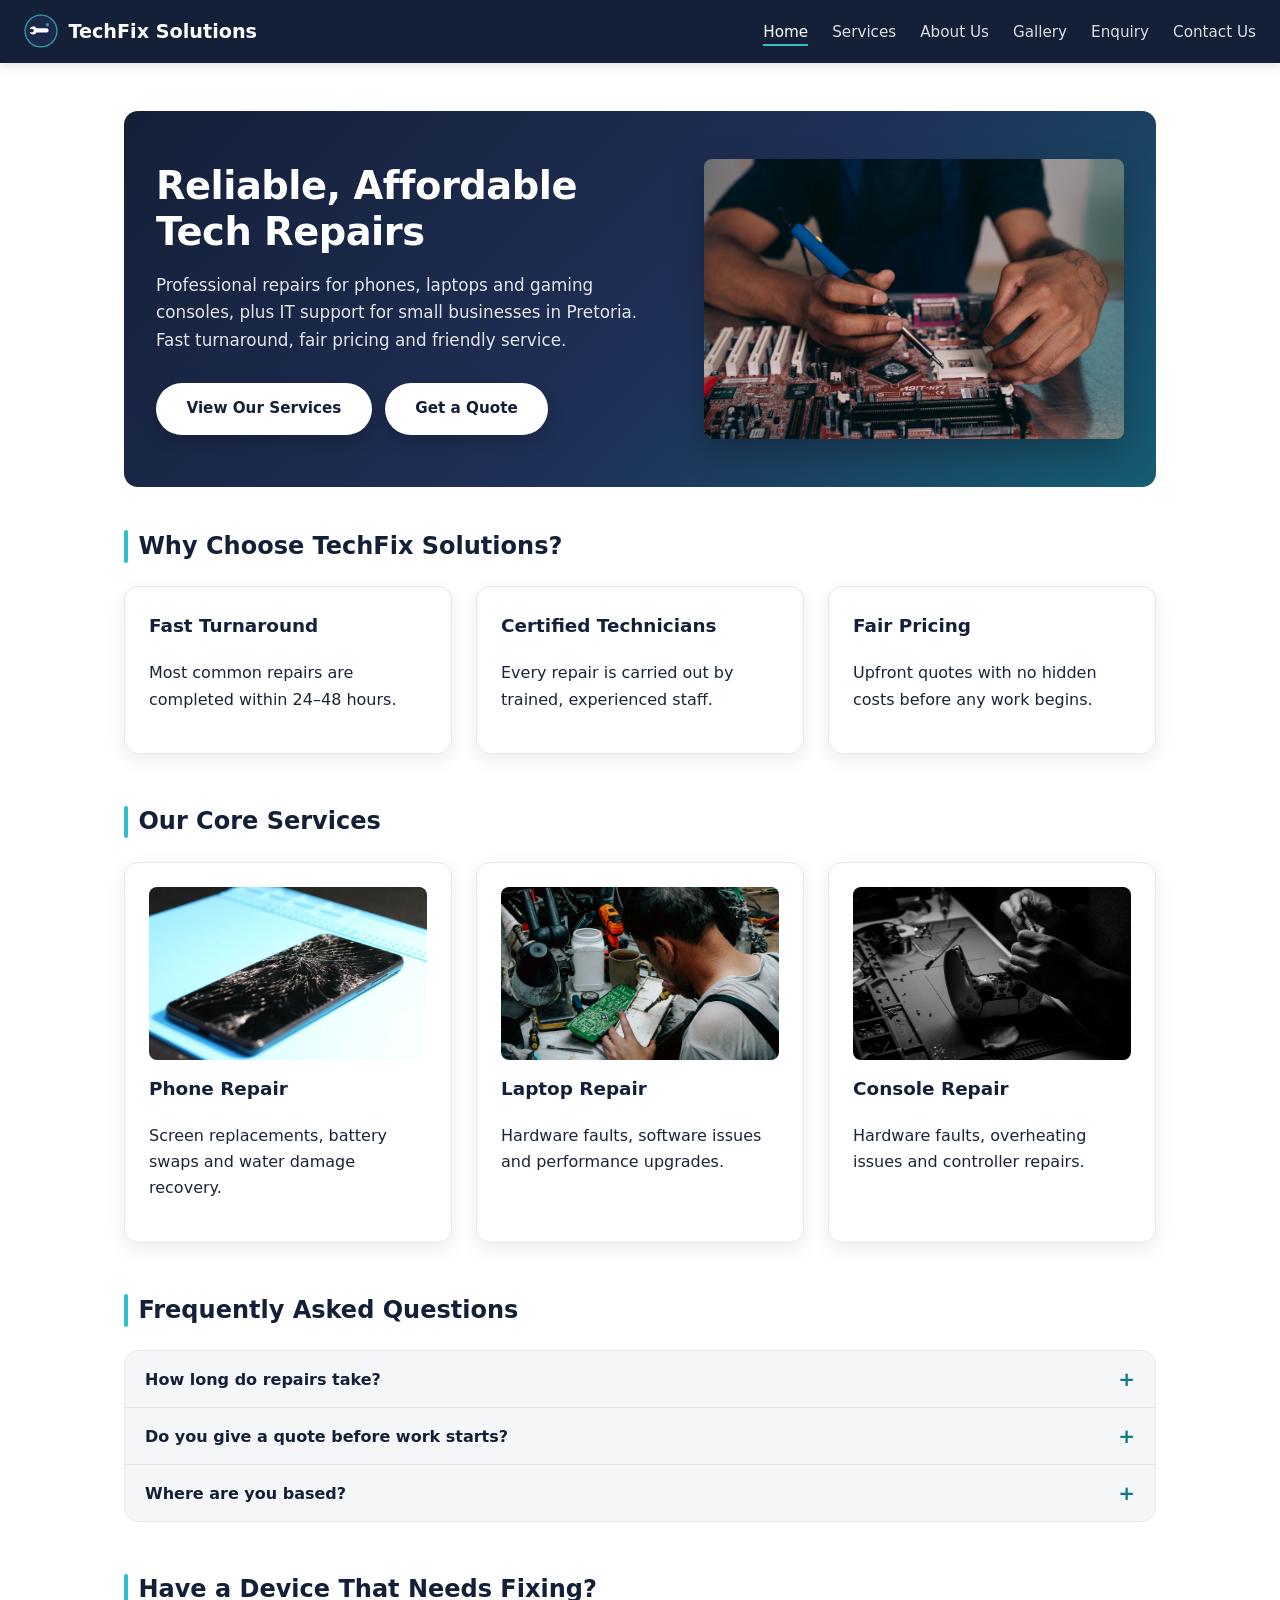
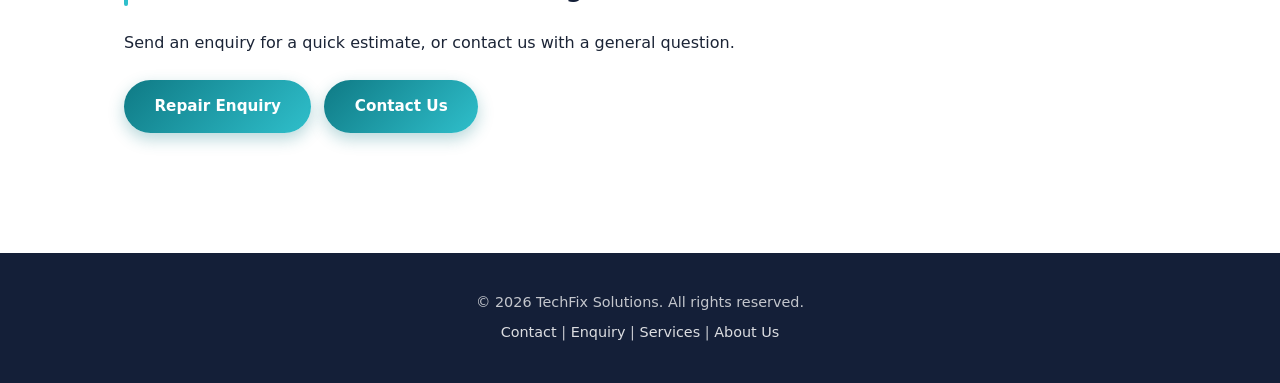
<file: index.html>
<!DOCTYPE html>
<html lang="en">
<head>
  <meta charset="UTF-8">
  <meta name="viewport" content="width=device-width, initial-scale=1.0">
  <title>TechFix Solutions | Reliable Phone, Laptop & Console Repairs in Pretoria</title>
  <meta name="description" content="TechFix Solutions offers affordable phone, laptop and gaming console repairs in Pretoria, plus IT support for small businesses. Fast turnaround and fair pricing.">
  <meta name="keywords" content="phone repair Pretoria, laptop repair, console repair, IT support, TechFix Solutions">
  <link rel="stylesheet" href="css/style.css">
</head>
<body>
  <header>
    <div class="logo">
      <img src="images/logo.svg" alt="TechFix Solutions logo" class="logo-img" width="34" height="34">
      <span>TechFix Solutions</span>
    </div>
    <nav aria-label="Main navigation">
      <ul>
        <li><a href="index.html">Home</a></li>
        <li><a href="services.html">Services</a></li>
        <li><a href="about.html">About Us</a></li>
        <li><a href="gallery.html">Gallery</a></li>
        <li><a href="enquiry.html">Enquiry</a></li>
        <li><a href="contact.html">Contact Us</a></li>
      </ul>
    </nav>
  </header>

  <main>
    <section class="hero">
      <div class="hero-content">
        <h1>Reliable, Affordable Tech Repairs</h1>
        <p>
          Professional repairs for phones, laptops and gaming consoles, plus IT support
          for small businesses in Pretoria. Fast turnaround, fair pricing and friendly service.
        </p>
        <a href="services.html" class="cta-button">View Our Services</a>
        <a href="enquiry.html" class="cta-button" style="margin-left:0.5rem;background:#fff;color:var(--navy);">Get a Quote</a>
      </div>
      <div class="hero-media">
        <img src="images/gallery-laptop-upgrade.jpg" alt="Technician repairing a laptop motherboard on a workbench" width="640" height="400">
      </div>
    </section>

    <section>
      <h2>Why Choose TechFix Solutions?</h2>
      <div class="card-group">
        <div class="card">
          <h3>Fast Turnaround</h3>
          <p>Most common repairs are completed within 24–48 hours.</p>
        </div>
        <div class="card">
          <h3>Certified Technicians</h3>
          <p>Every repair is carried out by trained, experienced staff.</p>
        </div>
        <div class="card">
          <h3>Fair Pricing</h3>
          <p>Upfront quotes with no hidden costs before any work begins.</p>
        </div>
      </div>
    </section>

    <section>
      <h2>Our Core Services</h2>
      <div class="card-group">
        <div class="card">
          <img src="images/phone-repair.jpg" alt="Smartphone with a cracked screen ready for repair" width="400" height="250">
          <h3>Phone Repair</h3>
          <p>Screen replacements, battery swaps and water damage recovery.</p>
        </div>
        <div class="card">
          <img src="images/laptop-repair.jpg" alt="Laptop opened for internal hardware repair" width="400" height="250">
          <h3>Laptop Repair</h3>
          <p>Hardware faults, software issues and performance upgrades.</p>
        </div>
        <div class="card">
          <img src="images/console-repair.jpg" alt="PlayStation controller being repaired on a workbench" width="400" height="250">
          <h3>Console Repair</h3>
          <p>Hardware faults, overheating issues and controller repairs.</p>
        </div>
      </div>
    </section>

    <section>
      <h2>Frequently Asked Questions</h2>
      <div class="accordion">
        <div class="accordion-item">
          <button type="button" class="accordion-btn" aria-expanded="false">How long do repairs take? <span class="icon">+</span></button>
          <div class="accordion-panel"><p>Most phone screens and batteries are ready within 24–48 hours. Laptops and consoles may take 2–3 working days depending on parts.</p></div>
        </div>
        <div class="accordion-item">
          <button type="button" class="accordion-btn" aria-expanded="false">Do you give a quote before work starts? <span class="icon">+</span></button>
          <div class="accordion-panel"><p>Yes. We diagnose the issue and provide a clear quote. Work only begins once you approve the cost.</p></div>
        </div>
        <div class="accordion-item">
          <button type="button" class="accordion-btn" aria-expanded="false">Where are you based? <span class="icon">+</span></button>
          <div class="accordion-panel"><p>We are based in Pretoria and serve students, households, gamers and small businesses in the local area.</p></div>
        </div>
      </div>
    </section>

    <section>
      <h2>Have a Device That Needs Fixing?</h2>
      <p>Send an enquiry for a quick estimate, or contact us with a general question.</p>
      <a href="enquiry.html" class="cta-button">Repair Enquiry</a>
      <a href="contact.html" class="cta-button" style="margin-left:0.5rem;">Contact Us</a>
    </section>
  </main>

  <footer>
    <p>&copy; 2026 TechFix Solutions. All rights reserved.</p>
    <p>
      <a href="contact.html">Contact</a> |
      <a href="enquiry.html">Enquiry</a> |
      <a href="services.html">Services</a> |
      <a href="about.html">About Us</a>
    </p>
  </footer>
  <script src="js/main.js"></script>
</body>
</html>
</file>
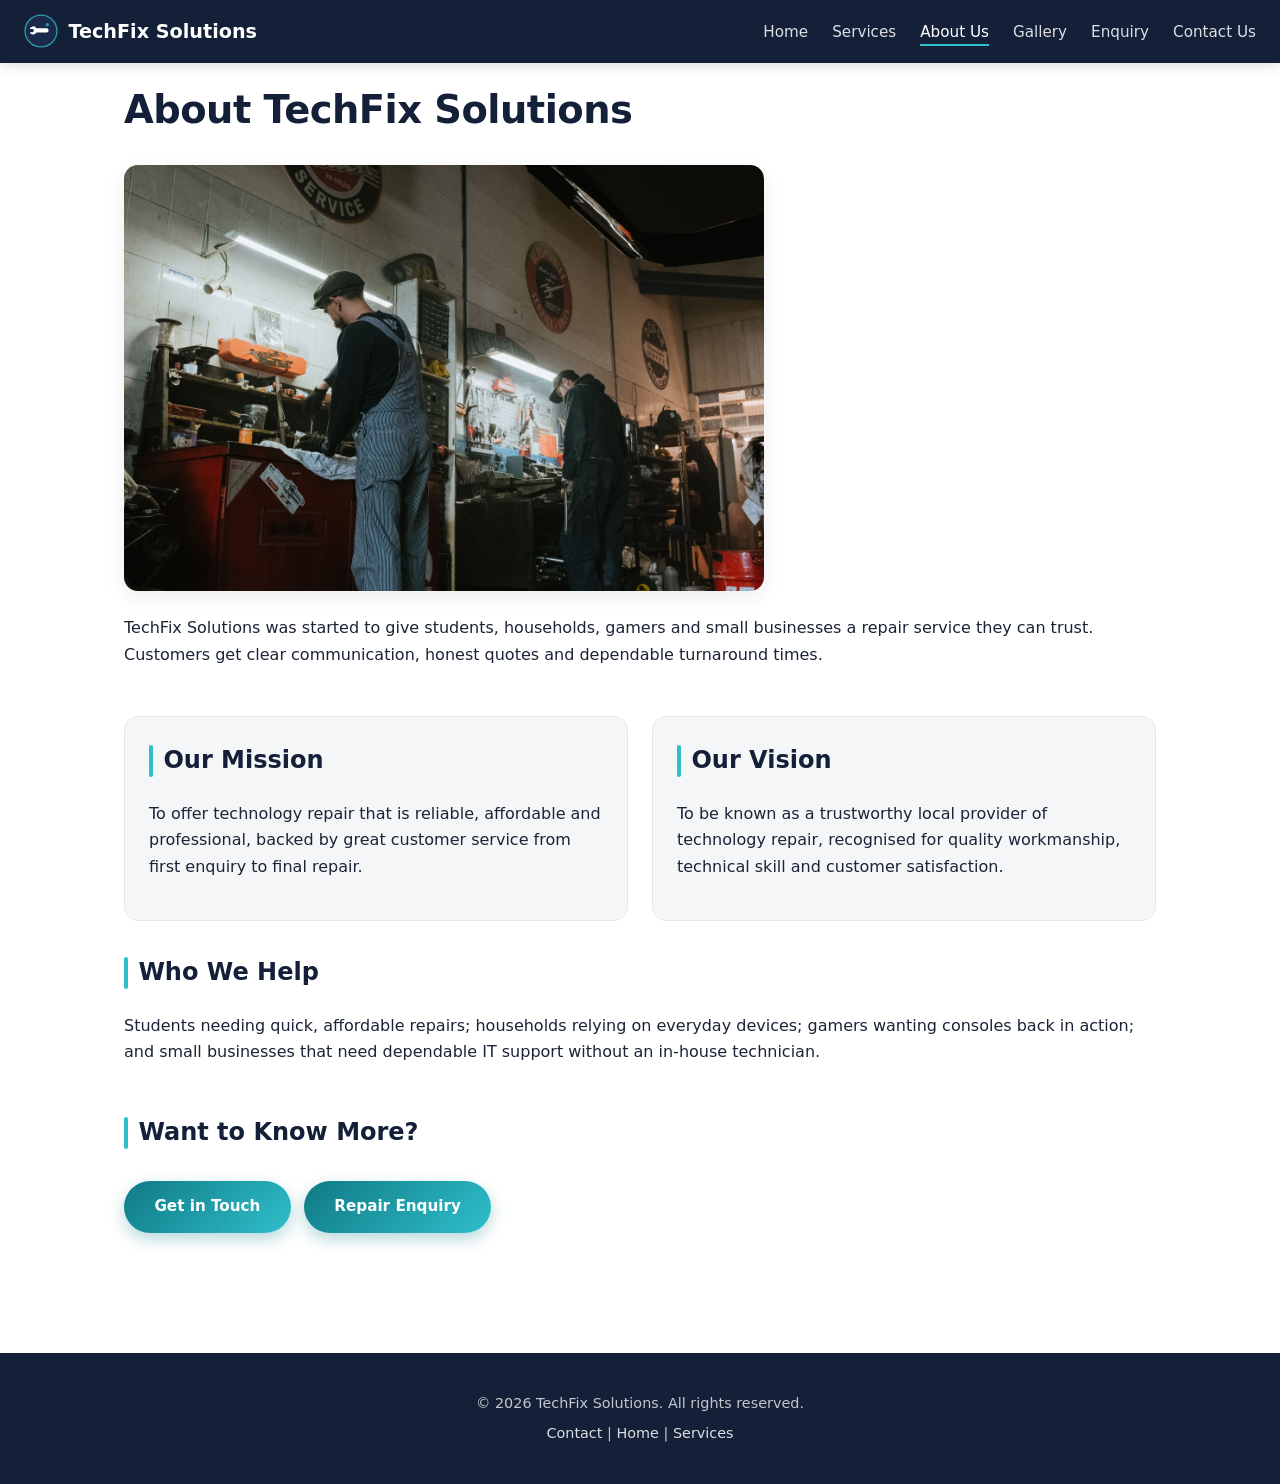
<file: about.html>
<!DOCTYPE html>
<html lang="en">
<head>
  <meta charset="UTF-8">
  <meta name="viewport" content="width=device-width, initial-scale=1.0">
  <title>About Us | TechFix Solutions – Local Tech Repair in Pretoria</title>
  <meta name="description" content="Learn about TechFix Solutions: our mission, vision and who we help with reliable technology repairs in Pretoria.">
  <meta name="keywords" content="about TechFix, Pretoria tech repair, local laptop repair, phone repair shop Pretoria">
  <link rel="stylesheet" href="css/style.css">
</head>
<body>
  <header>
    <div class="logo">
      <img src="images/logo.svg" alt="TechFix Solutions logo" class="logo-img" width="34" height="34">
      <span>TechFix Solutions</span>
    </div>
    <nav aria-label="Main navigation">
      <ul>
        <li><a href="index.html">Home</a></li>
        <li><a href="services.html">Services</a></li>
        <li><a href="about.html">About Us</a></li>
        <li><a href="gallery.html">Gallery</a></li>
        <li><a href="enquiry.html">Enquiry</a></li>
        <li><a href="contact.html">Contact Us</a></li>
      </ul>
    </nav>
  </header>

  <main>
    <section>
      <h1>About TechFix Solutions</h1>
      <img src="images/team-workshop.jpg" alt="Technicians working in a repair workshop" width="800" height="500">
      <p>
        TechFix Solutions was started to give students, households, gamers and small
        businesses a repair service they can trust. Customers get clear communication,
        honest quotes and dependable turnaround times.
      </p>
    </section>

    <section class="about-grid">
      <div class="about-box">
        <h2>Our Mission</h2>
        <p>
          To offer technology repair that is reliable, affordable and professional,
          backed by great customer service from first enquiry to final repair.
        </p>
      </div>
      <div class="about-box">
        <h2>Our Vision</h2>
        <p>
          To be known as a trustworthy local provider of technology repair, recognised
          for quality workmanship, technical skill and customer satisfaction.
        </p>
      </div>
    </section>

    <section>
      <h2>Who We Help</h2>
      <p>
        Students needing quick, affordable repairs; households relying on everyday devices;
        gamers wanting consoles back in action; and small businesses that need dependable
        IT support without an in-house technician.
      </p>
    </section>

    <section>
      <h2>Want to Know More?</h2>
      <a href="contact.html" class="cta-button">Get in Touch</a>
      <a href="enquiry.html" class="cta-button" style="margin-left:0.5rem;">Repair Enquiry</a>
    </section>
  </main>

  <footer>
    <p>&copy; 2026 TechFix Solutions. All rights reserved.</p>
    <p>
      <a href="contact.html">Contact</a> |
      <a href="index.html">Home</a> |
      <a href="services.html">Services</a>
    </p>
  </footer>
  <script src="js/main.js"></script>
</body>
</html>
</file>
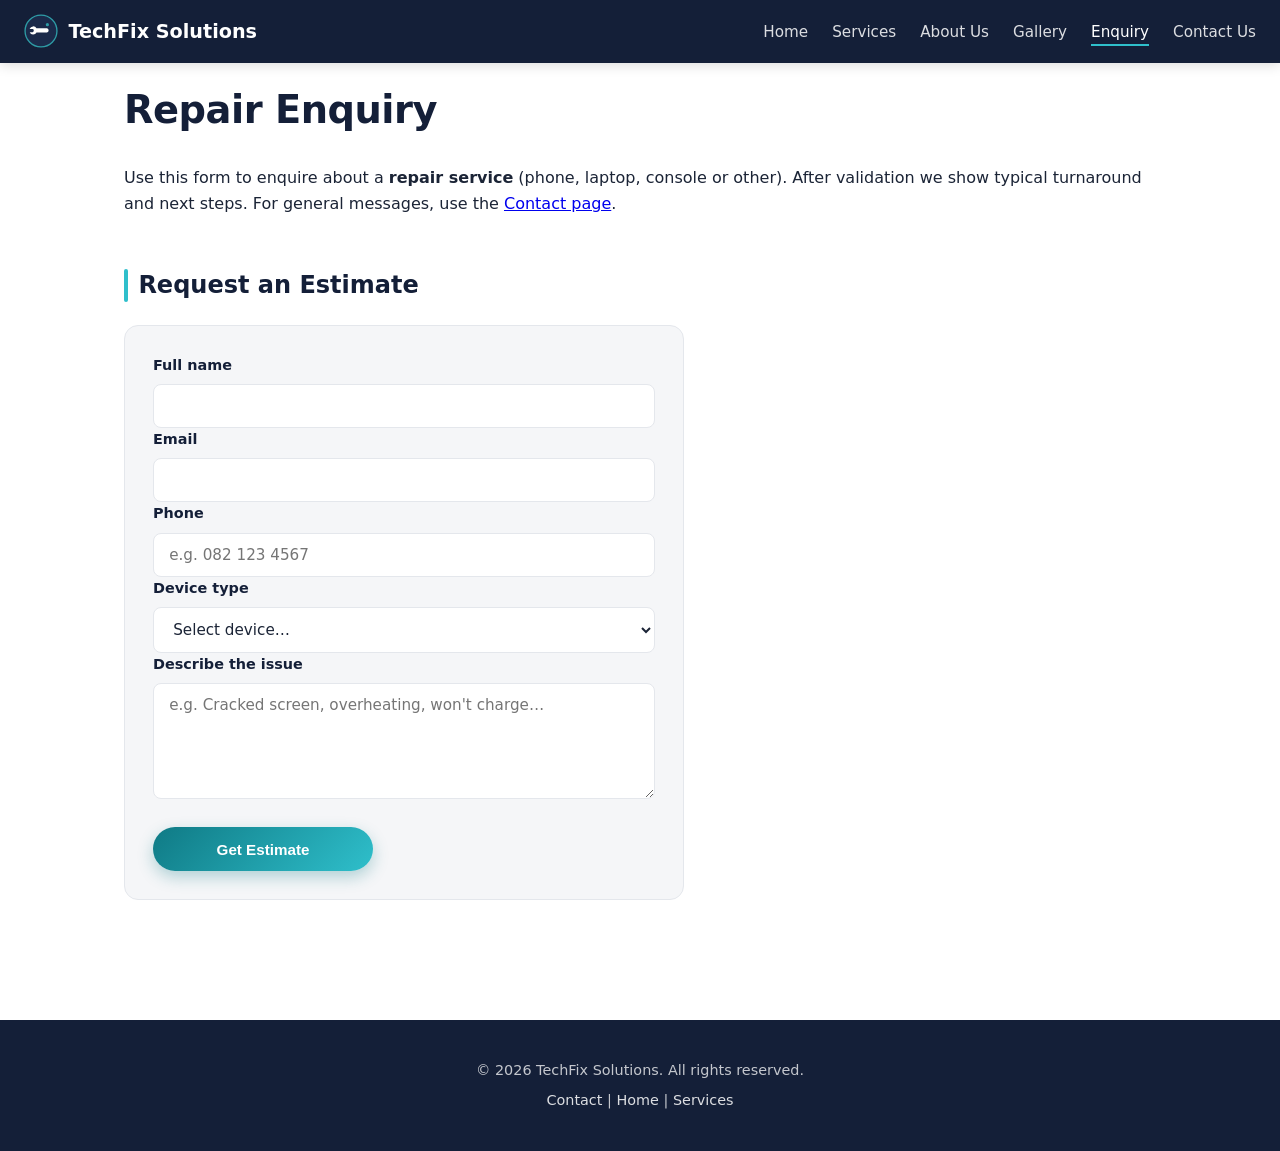
<file: enquiry.html>
<!DOCTYPE html>
<html lang="en">
<head>
  <meta charset="UTF-8">
  <meta name="viewport" content="width=device-width, initial-scale=1.0">
  <title>Repair Enquiry | TechFix Solutions – Get a Quote</title>
  <meta name="description" content="Request a repair estimate from TechFix Solutions. Tell us your device and issue for typical turnaround and next steps.">
  <meta name="keywords" content="repair quote Pretoria, phone repair estimate, laptop repair cost, console repair booking">
  <link rel="stylesheet" href="css/style.css">
</head>
<body>
  <header>
    <div class="logo">
      <img src="images/logo.svg" alt="TechFix Solutions logo" class="logo-img" width="34" height="34">
      <span>TechFix Solutions</span>
    </div>
    <nav aria-label="Main navigation">
      <ul>
        <li><a href="index.html">Home</a></li>
        <li><a href="services.html">Services</a></li>
        <li><a href="about.html">About Us</a></li>
        <li><a href="gallery.html">Gallery</a></li>
        <li><a href="enquiry.html">Enquiry</a></li>
        <li><a href="contact.html">Contact Us</a></li>
      </ul>
    </nav>
  </header>

  <main>
    <section>
      <h1>Repair Enquiry</h1>
      <p>
        Use this form to enquire about a <strong>repair service</strong> (phone, laptop,
        console or other). After validation we show typical turnaround and next steps.
        For general messages, use the <a href="contact.html">Contact page</a>.
      </p>
    </section>

    <section>
      <h2>Request an Estimate</h2>
      <form id="enquiry-form" action="#" method="post" novalidate>
        <div>
          <label for="enq-name">Full name</label>
          <input type="text" id="enq-name" name="name" required minlength="2" autocomplete="name">
        </div>
        <div>
          <label for="enq-email">Email</label>
          <input type="email" id="enq-email" name="email" required autocomplete="email">
        </div>
        <div>
          <label for="enq-phone">Phone</label>
          <input type="tel" id="enq-phone" name="phone" required autocomplete="tel" placeholder="e.g. 082 123 4567">
        </div>
        <div>
          <label for="enq-device">Device type</label>
          <select id="enq-device" name="device" required>
            <option value="">Select device…</option>
            <option value="phone">Phone / smartphone</option>
            <option value="laptop">Laptop / notebook</option>
            <option value="console">Gaming console</option>
            <option value="other">Other device</option>
          </select>
        </div>
        <div>
          <label for="enq-issue">Describe the issue</label>
          <textarea id="enq-issue" name="issue" rows="5" required minlength="10" placeholder="e.g. Cracked screen, overheating, won't charge…"></textarea>
        </div>
        <button type="submit" class="cta-button">Get Estimate</button>
        <div id="enquiry-response" class="enquiry-response" role="status" aria-live="polite"></div>
      </form>
    </section>
  </main>

  <footer>
    <p>&copy; 2026 TechFix Solutions. All rights reserved.</p>
    <p>
      <a href="contact.html">Contact</a> |
      <a href="index.html">Home</a> |
      <a href="services.html">Services</a>
    </p>
  </footer>
  <script src="js/main.js"></script>
  <script src="js/forms.js"></script>
</body>
</html>
</file>
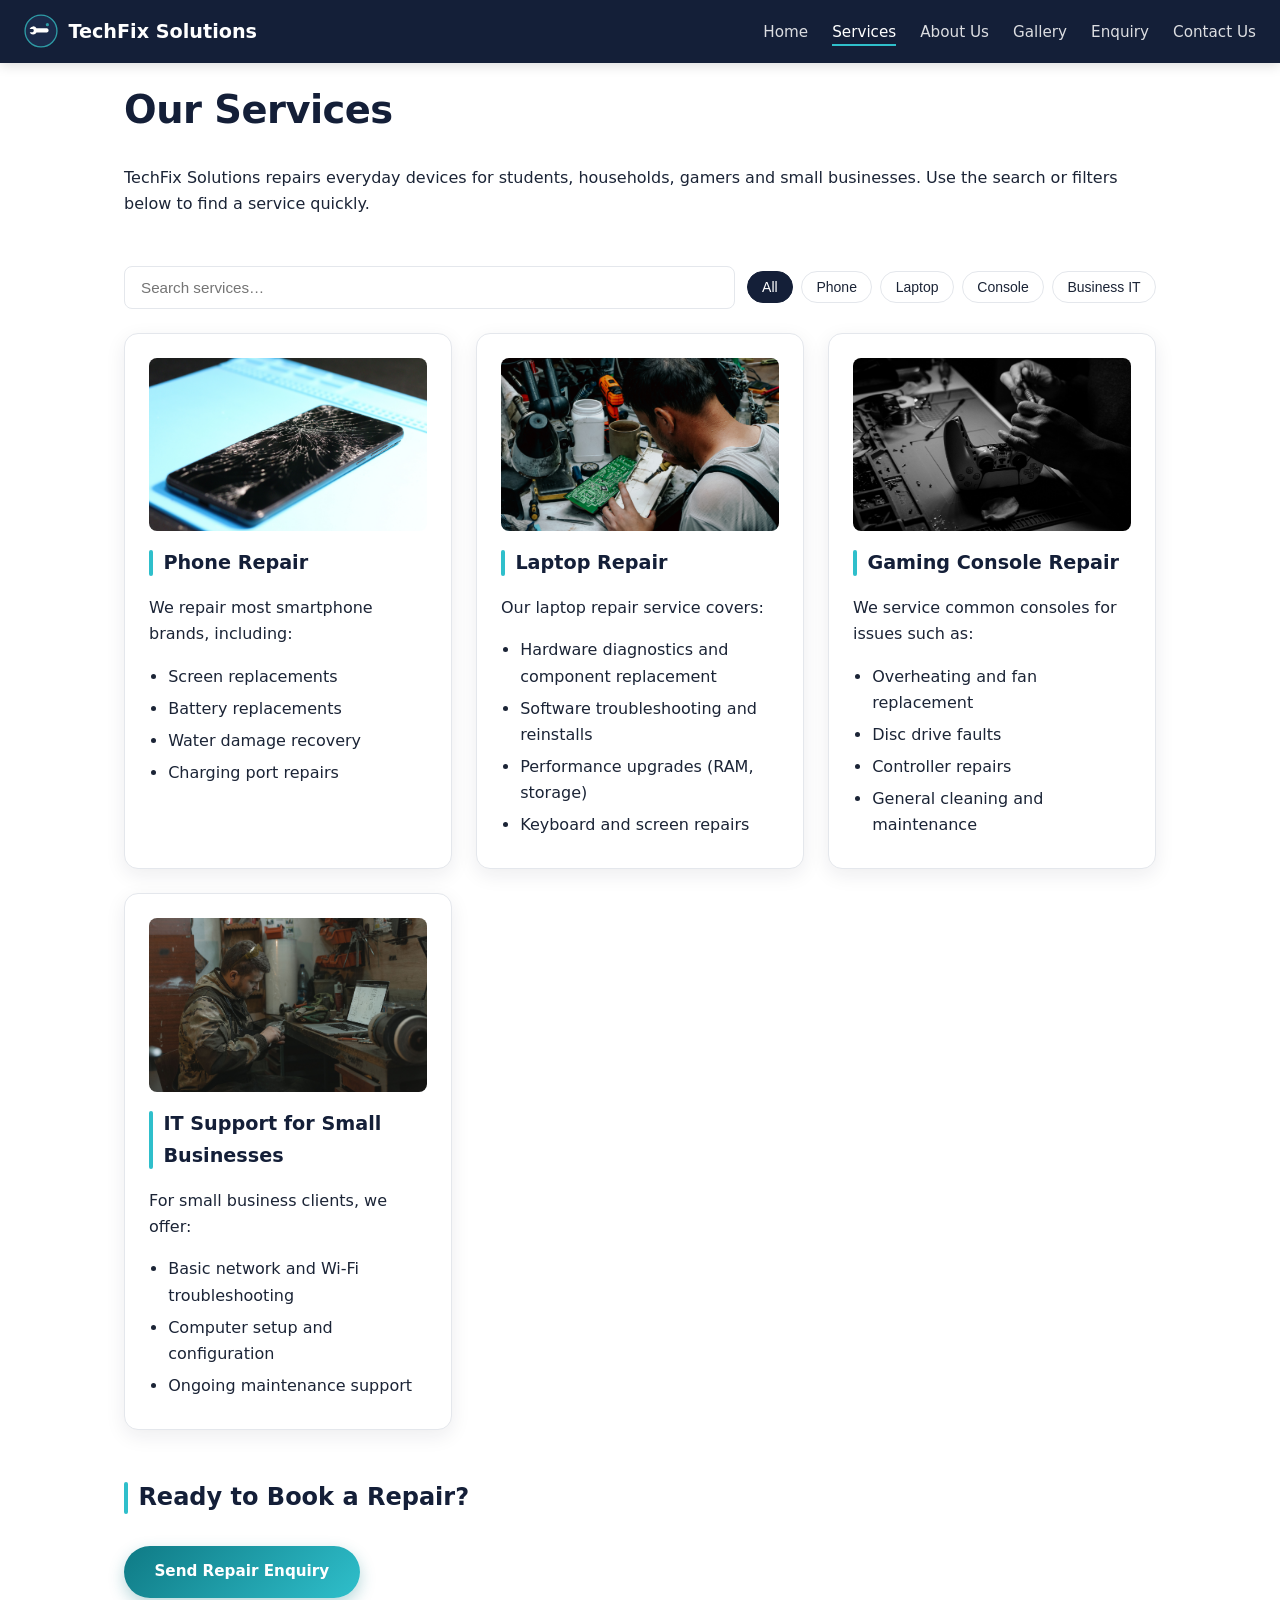
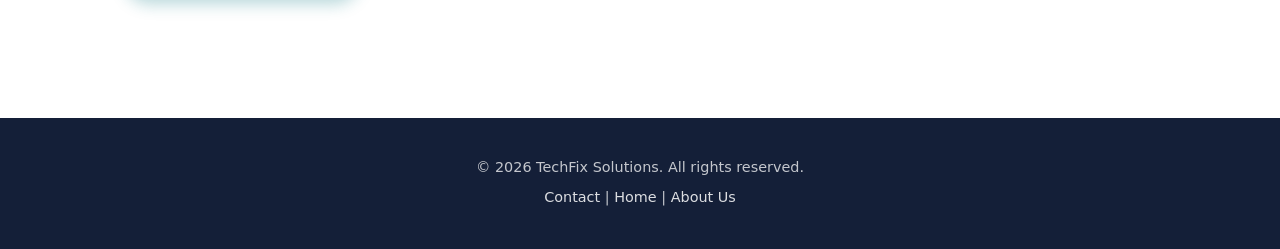
<file: services.html>
<!DOCTYPE html>
<html lang="en">
<head>
  <meta charset="UTF-8">
  <meta name="viewport" content="width=device-width, initial-scale=1.0">
  <title>Our Services | TechFix Solutions – Phone, Laptop & Console Repair</title>
  <meta name="description" content="Phone repair, laptop upgrades, gaming console fixes and small-business IT support from TechFix Solutions in Pretoria.">
  <meta name="keywords" content="phone repair Pretoria, laptop repair, console repair, screen replacement, battery swap, IT support">
  <link rel="stylesheet" href="css/style.css">
</head>
<body>
  <header>
    <div class="logo">
      <img src="images/logo.svg" alt="TechFix Solutions logo" class="logo-img" width="34" height="34">
      <span>TechFix Solutions</span>
    </div>
    <nav aria-label="Main navigation">
      <ul>
        <li><a href="index.html">Home</a></li>
        <li><a href="services.html">Services</a></li>
        <li><a href="about.html">About Us</a></li>
        <li><a href="gallery.html">Gallery</a></li>
        <li><a href="enquiry.html">Enquiry</a></li>
        <li><a href="contact.html">Contact Us</a></li>
      </ul>
    </nav>
  </header>

  <main>
    <section>
      <h1>Our Services</h1>
      <p>
        TechFix Solutions repairs everyday devices for students, households, gamers and
        small businesses. Use the search or filters below to find a service quickly.
      </p>
    </section>

    <section>
      <div class="search-bar">
        <label for="service-search" class="visually-hidden" style="position:absolute;width:1px;height:1px;overflow:hidden;">Search services</label>
        <input type="search" id="service-search" placeholder="Search services…" aria-label="Search services">
        <div class="filter-btns" role="group" aria-label="Filter by category">
          <button type="button" data-filter="all" class="active">All</button>
          <button type="button" data-filter="phone">Phone</button>
          <button type="button" data-filter="laptop">Laptop</button>
          <button type="button" data-filter="console">Console</button>
          <button type="button" data-filter="business">Business IT</button>
        </div>
      </div>
      <p id="no-results" class="no-results">No services match your search. Try a different keyword.</p>

      <div class="service-grid">
        <article class="service-card" data-category="phone">
          <img src="images/phone-repair.jpg" alt="Cracked smartphone screen on a repair mat" width="400" height="250">
          <h2>Phone Repair</h2>
          <p>We repair most smartphone brands, including:</p>
          <ul>
            <li>Screen replacements</li>
            <li>Battery replacements</li>
            <li>Water damage recovery</li>
            <li>Charging port repairs</li>
          </ul>
        </article>

        <article class="service-card" data-category="laptop">
          <img src="images/laptop-repair.jpg" alt="Technician soldering a laptop circuit board" width="400" height="250">
          <h2>Laptop Repair</h2>
          <p>Our laptop repair service covers:</p>
          <ul>
            <li>Hardware diagnostics and component replacement</li>
            <li>Software troubleshooting and reinstalls</li>
            <li>Performance upgrades (RAM, storage)</li>
            <li>Keyboard and screen repairs</li>
          </ul>
        </article>

        <article class="service-card" data-category="console">
          <img src="images/console-repair.jpg" alt="Gaming controller open for repair" width="400" height="250">
          <h2>Gaming Console Repair</h2>
          <p>We service common consoles for issues such as:</p>
          <ul>
            <li>Overheating and fan replacement</li>
            <li>Disc drive faults</li>
            <li>Controller repairs</li>
            <li>General cleaning and maintenance</li>
          </ul>
        </article>

        <article class="service-card" data-category="business">
          <img src="images/it-support.jpg" alt="Technician providing IT support at a workbench" width="400" height="250">
          <h2>IT Support for Small Businesses</h2>
          <p>For small business clients, we offer:</p>
          <ul>
            <li>Basic network and Wi-Fi troubleshooting</li>
            <li>Computer setup and configuration</li>
            <li>Ongoing maintenance support</li>
          </ul>
        </article>
      </div>
    </section>

    <section>
      <h2>Ready to Book a Repair?</h2>
      <a href="enquiry.html" class="cta-button">Send Repair Enquiry</a>
    </section>
  </main>

  <footer>
    <p>&copy; 2026 TechFix Solutions. All rights reserved.</p>
    <p>
      <a href="contact.html">Contact</a> |
      <a href="index.html">Home</a> |
      <a href="about.html">About Us</a>
    </p>
  </footer>
  <script src="js/main.js"></script>
  <script src="js/services.js"></script>
</body>
</html>
</file>
<file: css/style.css>
/* TechFix Solutions - Part 2 CSS
*/

:root {
  --navy: #141F38;
  --navy-soft: #1F3057;
  --teal: #0F7A85;
  --teal-bright: #2FBFCB;
  --grey: #F5F6F8;
  --grey-line: #E4E7EC;
  --text: #1B2436;
  --text-muted: #5B6472;
  --radius: 14px;
  --radius-sm: 8px;
  --shadow: 0 6px 20px rgba(20, 31, 56, 0.08);
  --shadow-hover: 0 10px 28px rgba(20, 31, 56, 0.14);
}

* { box-sizing: border-box; }

html { scroll-behavior: smooth; }

body {
  margin: 0;
  font-family: "Inter", "Segoe UI", system-ui, Arial, sans-serif;
  color: var(--text);
  background-color: #FFFFFF;
  line-height: 1.65;
  -webkit-font-smoothing: antialiased;
}

h1, h2, h3, .logo span {
  font-family: "Poppins", "Segoe UI", system-ui, Arial, sans-serif;
}

img {
  max-width: 100%;
  height: auto;
  display: block;
}

/* ===== HEADER + NAV (Flexbox) ===== */
header {
  background-color: var(--navy);
  color: #FFFFFF;
  padding: 0.9rem 1.5rem;
  display: flex;
  align-items: center;
  justify-content: space-between;
  flex-wrap: wrap;
  gap: 0.75rem;
  position: sticky;
  top: 0;
  z-index: 50;
  box-shadow: 0 2px 12px rgba(0, 0, 0, 0.15);
}

header .logo {
  font-weight: 600;
  font-size: 1.2rem;
  display: flex;
  align-items: center;
  gap: 0.65rem;
}

.logo-img {
  height: 34px;
  width: 34px;
  object-fit: contain;
}

nav ul {
  list-style: none;
  display: flex;
  gap: 1.5rem;
  margin: 0;
  padding: 0;
  flex-wrap: wrap;
  align-items: center;
}

nav a {
  color: rgba(255, 255, 255, 0.85);
  text-decoration: none;
  font-weight: 500;
  font-size: 0.95rem;
  position: relative;
  padding: 0.35rem 0;
  transition: color 0.2s ease;
}

nav a::after {
  content: "";
  position: absolute;
  left: 0;
  bottom: 0;
  width: 0;
  height: 2px;
  background: var(--teal-bright);
  transition: width 0.25s ease;
}

nav a:hover,
nav a:focus,
nav a.active {
  color: #FFFFFF;
}

nav a:hover::after,
nav a:focus::after,
nav a.active::after {
  width: 100%;
}

nav a:focus-visible {
  outline: 2px solid var(--teal-bright);
  outline-offset: 4px;
  border-radius: 2px;
}

/* ===== MAIN ===== */
main {
  max-width: 1080px;
  margin: 0 auto;
  padding: 1.5rem 1.5rem 2.5rem;
}

h1 {
  font-size: clamp(1.75rem, 4vw, 2.4rem);
  font-weight: 700;
  color: var(--navy);
  letter-spacing: -0.5px;
  margin-top: 0;
  line-height: 1.2;
}

h2 {
  font-size: clamp(1.25rem, 3vw, 1.5rem);
  font-weight: 600;
  color: var(--navy);
  margin-bottom: 1.25rem;
  position: relative;
  padding-left: 0.9rem;
}

h2::before {
  content: "";
  position: absolute;
  left: 0;
  top: 0.15em;
  bottom: 0.15em;
  width: 4px;
  border-radius: 4px;
  background: var(--teal-bright);
}

section { margin-bottom: 3rem; }

/* ===== HERO (Flexbox) ===== */
.hero {
  background: linear-gradient(135deg, var(--navy) 0%, var(--navy-soft) 55%, var(--teal) 130%);
  color: #FFFFFF;
  padding: 3rem 2rem;
  border-radius: var(--radius);
  margin: 1.5rem 0 2.5rem;
  display: flex;
  flex-wrap: wrap;
  align-items: center;
  gap: 2rem;
}

.hero-content { flex: 1 1 280px; }

.hero h1 {
  color: #FFFFFF;
  max-width: 18ch;
  margin-bottom: 0.75rem;
}

.hero p {
  color: rgba(255, 255, 255, 0.88);
  max-width: 48ch;
  font-size: 1.05rem;
  margin-bottom: 1.25rem;
}

.hero-media {
  flex: 1 1 260px;
  max-width: 420px;
}

.hero-media img {
  width: 100%;
  border-radius: var(--radius-sm);
  box-shadow: 0 12px 32px rgba(0, 0, 0, 0.25);
}

section > img {
  width: 100%;
  max-width: 640px;
  border-radius: var(--radius);
  margin: 1rem 0 1.5rem;
  box-shadow: var(--shadow);
}

/* ===== CARDS (Flexbox) ===== */
.card-group {
  display: flex;
  flex-wrap: wrap;
  gap: 1.5rem;
}

.card {
  background-color: #FFFFFF;
  border: 1px solid var(--grey-line);
  padding: 1.5rem;
  border-radius: var(--radius);
  flex: 1 1 250px;
  box-shadow: var(--shadow);
  transition: transform 0.25s ease, box-shadow 0.25s ease;
  position: relative;
}

.card:hover {
  transform: translateY(-4px);
  box-shadow: var(--shadow-hover);
}

.card h3 {
  margin-top: 0;
  color: var(--navy);
  font-size: 1.15rem;
}

.card img {
  width: 100%;
  border-radius: var(--radius-sm);
  margin-bottom: 0.85rem;
  aspect-ratio: 16 / 10;
  object-fit: cover;
}

/* ===== SERVICE GRID (CSS Grid — Part 2 layout upgrade) ===== */
.service-grid {
  display: grid;
  grid-template-columns: repeat(auto-fit, minmax(260px, 1fr));
  gap: 1.5rem;
}

.service-card {
  background: #FFFFFF;
  border: 1px solid var(--grey-line);
  border-radius: var(--radius);
  padding: 1.5rem;
  box-shadow: var(--shadow);
  transition: transform 0.25s ease, box-shadow 0.25s ease;
}

.service-card:hover {
  transform: translateY(-4px);
  box-shadow: var(--shadow-hover);
}

.service-card img {
  width: 100%;
  border-radius: var(--radius-sm);
  margin-bottom: 1rem;
  aspect-ratio: 16 / 10;
  object-fit: cover;
}

.service-card h2 {
  font-size: 1.2rem;
  margin-top: 0;
  margin-bottom: 0.75rem;
  padding-left: 0.9rem;
}

.service-card ul {
  padding-left: 1.2rem;
  margin: 0.5rem 0 0;
}

.service-card li { margin-bottom: 0.35rem; }

/* ===== ABOUT GRID (mission + vision side by side) ===== */
.about-grid {
  display: grid;
  grid-template-columns: repeat(auto-fit, minmax(260px, 1fr));
  gap: 1.5rem;
  margin-bottom: 2rem;
}

.about-box {
  background: var(--grey);
  border-radius: var(--radius);
  padding: 1.5rem;
  border: 1px solid var(--grey-line);
}

.about-box h2 { margin-top: 0; }

/* ===== GALLERY (CSS Grid) ===== */
.gallery-grid {
  display: grid;
  grid-template-columns: repeat(auto-fit, minmax(220px, 1fr));
  gap: 1.5rem;
}

.gallery-grid figure {
  margin: 0;
  background: var(--grey);
  border-radius: var(--radius);
  overflow: hidden;
  box-shadow: var(--shadow);
  transition: transform 0.25s ease, box-shadow 0.25s ease;
  position: relative;
}

.gallery-grid figure:hover {
  transform: translateY(-4px);
  box-shadow: var(--shadow-hover);
}

.gallery-grid img {
  width: 100%;
  aspect-ratio: 4 / 3;
  object-fit: cover;
}

.gallery-grid figcaption {
  padding: 0.75rem 1rem;
  font-size: 0.9rem;
  color: var(--text-muted);
}

/* ===== BUTTONS ===== */
.cta-button {
  display: inline-block;
  background: linear-gradient(135deg, var(--teal) 0%, var(--teal-bright) 100%);
  color: #FFFFFF;
  padding: 0.85rem 1.9rem;
  text-decoration: none;
  border-radius: 999px;
  font-weight: 600;
  font-size: 0.95rem;
  margin-top: 0.5rem;
  border: none;
  cursor: pointer;
  box-shadow: 0 6px 16px rgba(15, 122, 133, 0.3);
  transition: transform 0.2s ease, box-shadow 0.2s ease, background 0.2s ease;
}

.cta-button:hover {
  transform: translateY(-2px);
  box-shadow: 0 10px 22px rgba(15, 122, 133, 0.4);
}

.cta-button:focus-visible {
  outline: 3px solid var(--navy);
  outline-offset: 3px;
}

.cta-button:active { transform: translateY(0); }

.hero .cta-button {
  background: #FFFFFF;
  color: var(--navy);
  box-shadow: 0 6px 16px rgba(0, 0, 0, 0.2);
}

.hero .cta-button:hover {
  background: var(--grey);
  box-shadow: 0 10px 22px rgba(0, 0, 0, 0.28);
}

/* ===== FORMS ===== */
form {
  background: var(--grey);
  padding: 1.75rem;
  border-radius: var(--radius);
  max-width: 560px;
  border: 1px solid var(--grey-line);
}

form label {
  display: block;
  margin-top: 1rem;
  font-weight: 600;
  font-size: 0.9rem;
  color: var(--navy);
}

form label:first-of-type { margin-top: 0; }

form input,
form textarea {
  width: 100%;
  padding: 0.75rem 0.95rem;
  margin-top: 0.4rem;
  border: 1px solid var(--grey-line);
  border-radius: var(--radius-sm);
  font-family: inherit;
  font-size: 0.95rem;
  background: #FFFFFF;
  color: var(--text);
  transition: border-color 0.2s ease, box-shadow 0.2s ease;
}

form input:hover,
form textarea:hover { border-color: #c5cad3; }

form input:focus,
form textarea:focus {
  outline: none;
  border-color: var(--teal-bright);
  box-shadow: 0 0 0 3px rgba(47, 191, 203, 0.25);
}

form button.cta-button {
  margin-top: 1.25rem;
  width: 100%;
  max-width: 220px;
}

section ul {
  padding-left: 1.25rem;
  margin: 0.75rem 0 0;
}

section li { margin-bottom: 0.4rem; }

/* ===== FOOTER ===== */
footer {
  background-color: var(--navy);
  color: rgba(255, 255, 255, 0.75);
  text-align: center;
  padding: 2rem 1.5rem;
  margin-top: 2rem;
  font-size: 0.9rem;
}

footer a {
  color: rgba(255, 255, 255, 0.85);
  text-decoration: none;
  transition: color 0.2s ease;
}

footer a:hover,
footer a:focus-visible { color: var(--teal-bright); }

footer a:focus-visible {
  outline: 2px solid var(--teal-bright);
  outline-offset: 3px;
}

footer p { margin: 0.4rem 0; }

.card-group .card ul {
  list-style: none;
  padding-left: 0;
  margin: 0;
}

.card-group .card ul li {
  padding: 0.35rem 0;
  border-bottom: 1px solid var(--grey-line);
}

.card-group .card ul li:last-child { border-bottom: none; }

/* ===== RESPONSIVE ===== */
@media (max-width: 768px) {
  header {
    padding: 0.85rem 1rem;
    flex-direction: column;
    align-items: flex-start;
  }

  nav ul {
    gap: 1rem 1.25rem;
    width: 100%;
  }

  main { padding: 1.25rem 1rem 2rem; }

  .hero {
    padding: 2rem 1.35rem;
    margin: 1rem 0 2rem;
  }

  .hero h1 { max-width: none; }

  .card { flex: 1 1 100%; }

  .service-grid,
  .about-grid {
    grid-template-columns: 1fr;
  }

  .gallery-grid {
    grid-template-columns: repeat(auto-fit, minmax(160px, 1fr));
    gap: 1rem;
  }

  section { margin-bottom: 2.5rem; }

  form { padding: 1.35rem; }

  form button.cta-button { max-width: none; }
}

@media (max-width: 480px) {
  header .logo { font-size: 1.05rem; }

  nav ul {
    flex-direction: column;
    align-items: flex-start;
    gap: 0.35rem;
  }

  nav a {
    display: block;
    padding: 0.45rem 0;
    width: 100%;
  }

  h1 { font-size: 1.6rem; }

  .hero { padding: 1.5rem 1.1rem; }

  .cta-button {
    width: 100%;
    text-align: center;
  }

  .gallery-grid { grid-template-columns: 1fr; }

  footer { padding: 1.5rem 1rem; }
}

@media (prefers-reduced-motion: reduce) {
  *,
  *::before,
  *::after {
    animation-duration: 0.01ms !important;
    animation-iteration-count: 1 !important;
    transition-duration: 0.01ms !important;
  }
}
/* ===== PART 3: Forms errors, accordion, lightbox, search ===== */
.form-error {
  color: #b42318;
  font-size: 0.85rem;
  margin-top: 0.35rem;
  display: none;
}
.form-error.visible { display: block; }
input.invalid, textarea.invalid, select.invalid {
  border-color: #b42318 !important;
  box-shadow: 0 0 0 3px rgba(180, 35, 24, 0.15) !important;
}
.form-success {
  display: none;
  background: #ecfdf3;
  border: 1px solid #abefc6;
  color: #067647;
  padding: 1rem 1.25rem;
  border-radius: var(--radius-sm);
  margin-top: 1rem;
}
.form-success.visible { display: block; }

form select {
  width: 100%;
  padding: 0.75rem 0.95rem;
  margin-top: 0.4rem;
  border: 1px solid var(--grey-line);
  border-radius: var(--radius-sm);
  font-family: inherit;
  font-size: 0.95rem;
  background: #FFFFFF;
  color: var(--text);
}

.search-bar {
  display: flex;
  flex-wrap: wrap;
  gap: 0.75rem;
  margin-bottom: 1.5rem;
  align-items: center;
}
.search-bar input[type="search"] {
  flex: 1 1 220px;
  padding: 0.75rem 1rem;
  border: 1px solid var(--grey-line);
  border-radius: var(--radius-sm);
  font-size: 0.95rem;
}
.search-bar input[type="search"]:focus {
  outline: none;
  border-color: var(--teal-bright);
  box-shadow: 0 0 0 3px rgba(47, 191, 203, 0.25);
}
.filter-btns { display: flex; flex-wrap: wrap; gap: 0.5rem; }
.filter-btns button {
  border: 1px solid var(--grey-line);
  background: #fff;
  color: var(--text);
  padding: 0.45rem 0.9rem;
  border-radius: 999px;
  cursor: pointer;
  font-size: 0.875rem;
  font-weight: 500;
  transition: background 0.2s, border-color 0.2s, color 0.2s;
}
.filter-btns button:hover,
.filter-btns button.active {
  background: var(--navy);
  color: #fff;
  border-color: var(--navy);
}
.service-card[hidden], .gallery-grid figure[hidden] { display: none !important; }
.no-results {
  display: none;
  color: var(--text-muted);
  padding: 1rem 0;
}
.no-results.visible { display: block; }

/* Accordion (FAQ) */
.accordion { border: 1px solid var(--grey-line); border-radius: var(--radius); overflow: hidden; }
.accordion-item { border-bottom: 1px solid var(--grey-line); }
.accordion-item:last-child { border-bottom: none; }
.accordion-btn {
  width: 100%;
  text-align: left;
  background: var(--grey);
  border: none;
  padding: 1rem 1.25rem;
  font-weight: 600;
  font-size: 1rem;
  color: var(--navy);
  cursor: pointer;
  display: flex;
  justify-content: space-between;
  align-items: center;
  font-family: inherit;
}
.accordion-btn:hover { background: #eef0f4; }
.accordion-btn span.icon { font-size: 1.25rem; color: var(--teal); }
.accordion-panel {
  max-height: 0;
  overflow: hidden;
  transition: max-height 0.3s ease;
  background: #fff;
}
.accordion-panel.open { max-height: 240px; }
.accordion-panel p { margin: 0; padding: 1rem 1.25rem 1.25rem; color: var(--text-muted); }

/* Lightbox */
.lightbox {
  display: none;
  position: fixed;
  inset: 0;
  background: rgba(15, 23, 42, 0.88);
  z-index: 200;
  align-items: center;
  justify-content: center;
  padding: 1.5rem;
}
.lightbox.open { display: flex; }
.lightbox-inner {
  max-width: min(900px, 100%);
  max-height: 90vh;
  position: relative;
}
.lightbox-inner img {
  max-width: 100%;
  max-height: 80vh;
  border-radius: var(--radius-sm);
  box-shadow: 0 20px 50px rgba(0,0,0,0.4);
}
.lightbox-caption {
  color: #fff;
  text-align: center;
  margin-top: 0.75rem;
  font-size: 0.95rem;
}
.lightbox-close {
  position: absolute;
  top: -2.5rem;
  right: 0;
  background: transparent;
  border: none;
  color: #fff;
  font-size: 2rem;
  cursor: pointer;
  line-height: 1;
}
.gallery-grid figure { cursor: pointer; }
.gallery-grid figure:focus-visible {
  outline: 3px solid var(--teal-bright);
  outline-offset: 3px;
}

/* Enquiry response box */
.enquiry-response {
  display: none;
  background: #eff8ff;
  border: 1px solid #b2ddff;
  color: #175cd3;
  padding: 1.25rem;
  border-radius: var(--radius-sm);
  margin-top: 1rem;
}
.enquiry-response.visible { display: block; }

/* Active nav helper if class missing */
nav a.active { color: #FFFFFF; }

/* ===== PART 3: Interactive map (Leaflet) ===== */
.map-container {
  width: 100%;
  height: 360px;
  border-radius: var(--radius);
  border: 1px solid var(--grey-line);
  box-shadow: var(--shadow);
  margin: 1rem 0 1.5rem;
  z-index: 1;
}
@media (max-width: 768px) {
  .map-container { height: 280px; }
}
</file>
